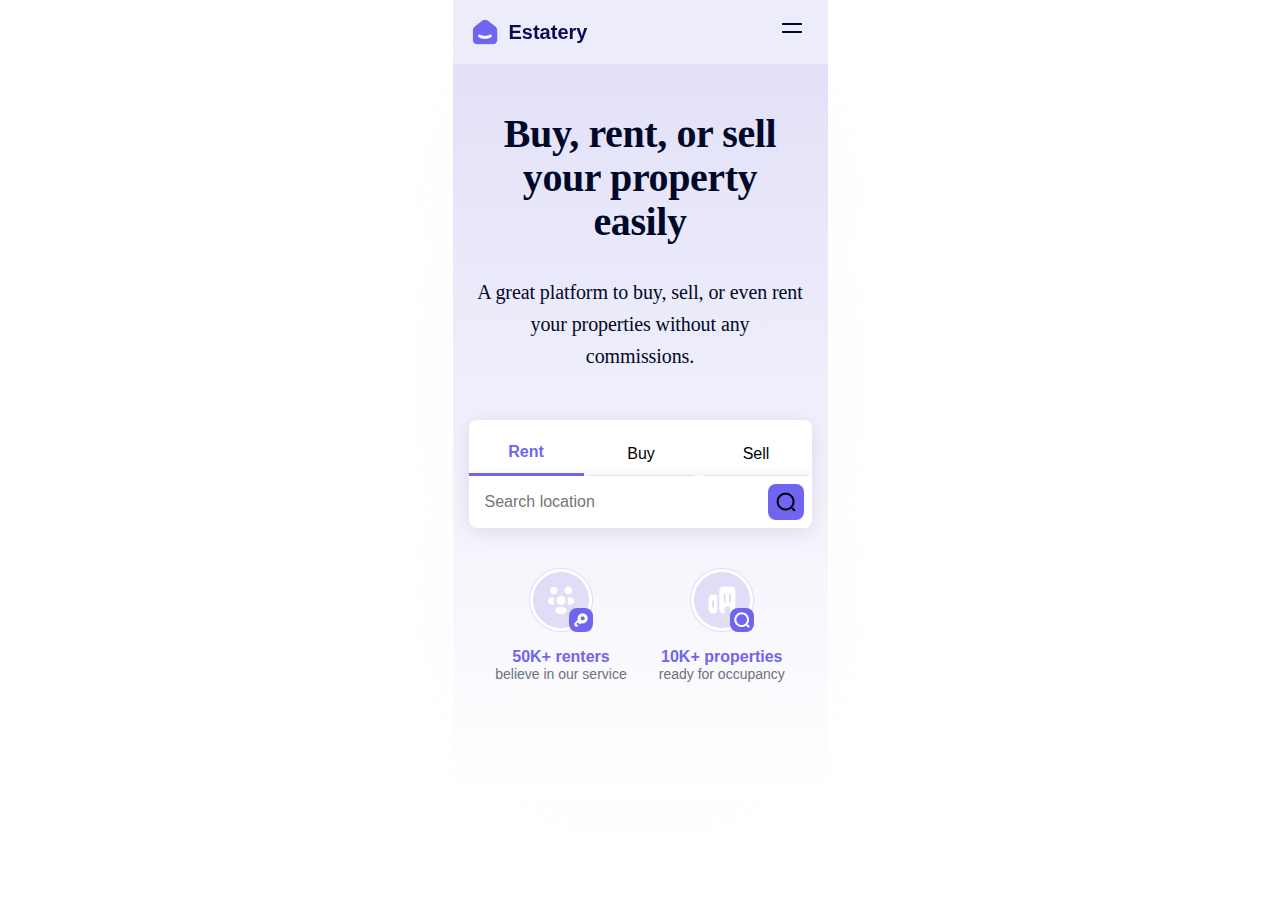
<file: index.html>
<!DOCTYPE html>
<html lang="en">
  <head>
    <meta charset="UTF-8" />
    <meta name="viewport" content="width=device-width, initial-scale=1.0" />
    <link rel="stylesheet" href="style.css" />
    <title>Estatery</title>
  </head>
  <body>
    <div class="container">
      <section class="hero">
        <nav class="top-nav">
          <div class="left-items">
            <div class="logotype">
              <img class="logo-icon" src="img/Frame (8).png" alt="logo" />
              <h3 class="logo-text">Estatery</h3>
            </div>
          </div>
          <div class="menu">
            <img class="menu-icon" src="./img/menu (1).png" alt="menu icon" />
          </div>
        </nav>

        <header class="headline">
          <h1 class="headline-text">Buy, rent, or sell your property easily</h1>
          <h3 class="headline-subtext">
            A great platform to buy, sell, or even rent your properties without
            any commissions.
          </h3>
        </header>

        <section class="search">
          <div class="tabs">
            <div class="rent">
              <span class="rent-text">Rent</span>
              <div class="rectangle-rent"></div>
            </div>
            <div class="buy">
              <span class="buy-text">Buy</span>
              <div class="rectangle-buy"></div>
            </div>
            <div class="sell">
              <span class="sell-text">Sell</span>
              <div class="rectangle-sell"></div>
            </div>
          </div>
          <div class="search-son">
            <input
              type="text"
              class="search-text"
              placeholder="Search location"
            />
            <button class="search-button">
              <img
                src="./img/Icon (20).png"
                alt="Search icon"
                class="icon-search"
              />
            </button>
          </div>
        </section>

        <section class="numbers">
          <article class="number-rent">
            <div class="icon1">
              <img
                src="/img/Ellipse 117.png"
                alt="Ellipse 117"
                class="icon1-img1"
              />
              <img
                src="./img/Ellipse 118.png"
                alt="Ellipse 118"
                class="icon1-img2"
              />
              <div class="icon-son1">
                <img src="./img/people.png" alt="People icon" class="people" />
              </div>
              <div class="group">
                <div class="rectangle-group"></div>
                <div class="icon-group">
                  <img src="./img/key (2).png" alt="Key icon" class="key" />
                </div>
              </div>
            </div>
            <div class="text-rent">
              <div class="number-icon__text-big">50K+ renters</div>
              <div class="number-icon__text-small">believe in our service</div>
            </div>
          </article>
          <article class="number-icon">
            <div class="icon2">
              <img
                src="./img/Ellipse 117.png"
                alt="Ellipse 117"
                class="icon2-img1"
              />
              <img
                src="img/Ellipse 118.png"
                alt="Ellipse 118"
                class="icon2-img2"
              />
              <img src="./img/Icon (18).png" alt="Icon 18" class="icon2-img3" />
              <div class="icon2-group">
                <div class="rectangle-group2"></div>
                <img
                  src="./img/Icon (19).png"
                  alt="Icon 19"
                  class="button-search"
                />
              </div>
            </div>
            <div class="text-properties">
              <div class="number-icon__text-big">10K+ properties</div>
              <div class="number-icon__text-small">ready for occupancy</div>
            </div>
          </article>
        </section>
      </section>
    </div>
  </body>
</html>
</file>
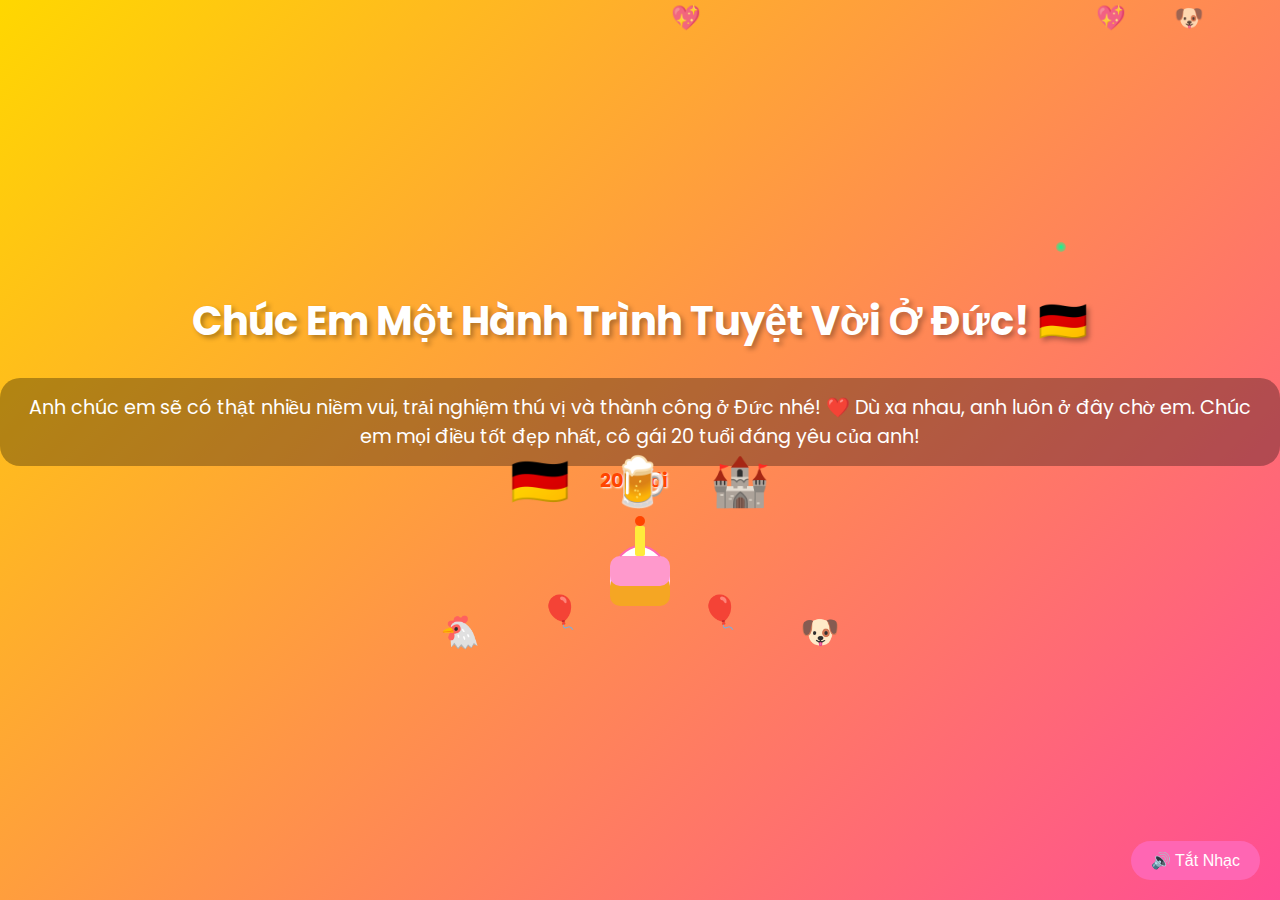
<file: birthday/index.html>
<!DOCTYPE html>
<html lang="vi">
  <head>
    <meta charset="UTF-8" />
    <meta name="viewport" content="width=device-width, initial-scale=1.0" />
    <title>Chúc Em Một Hành Trình Tuyệt Vời Ở Đức! 🇩🇪</title>
    <link rel="stylesheet" href="styles.css" />
    <link
      href="https://fonts.googleapis.com/css2?family=Poppins:wght@400;700&display=swap"
      rel="stylesheet"
    />
  </head>
  <body>
    <div class="container">
      <h1 class="title">Chúc Em Một Hành Trình Tuyệt Vời Ở Đức! 🇩🇪</h1>
      <p class="message">
        Anh chúc em sẽ có thật nhiều niềm vui, trải nghiệm thú vị và thành công
        ở Đức nhé! ❤️ Dù xa nhau, anh luôn ở đây chờ em. Chúc em mọi điều tốt
        đẹp nhất, cô gái 20 tuổi đáng yêu của anh!
      </p>
      <div class="scene">
        <!-- Bánh kem SVG -->
        <svg class="cake" width="120" height="120" viewBox="0 0 120 120">
          <!-- Lớp kem dưới -->
          <rect x="30" y="60" width="60" height="30" rx="10" fill="#ffccff" />
          <!-- Lớp bánh -->
          <rect x="30" y="70" width="60" height="30" rx="10" fill="#f5a623" />
          <!-- Lớp kem trên -->
          <rect x="30" y="50" width="60" height="30" rx="10" fill="#ff99cc" />
          <!-- Kem trang trí trên cùng -->
          <path
            d="M40,50 Q60,30 80,50"
            fill="#fff"
            stroke="#ff66b3"
            stroke-width="2"
          />
          <!-- Nến -->
          <rect
            class="candle"
            x="55"
            y="20"
            width="10"
            height="30"
            rx="2"
            fill="#ffeb3b"
          />
          <circle class="flame" cx="60" cy="15" r="5" fill="#ff4500" />
        </svg>
        <!-- Câu "20 tuổi" -->
        <div class="age-label">20 tuổi</div>
        <div class="flag">🇩🇪</div>
        <div class="beer">🍺</div>
        <div class="castle">🏰</div>
        <div class="chicken left">🐔</div>
        <div class="dog right">🐶</div>
        <div class="balloon balloon1">🎈</div>
        <div class="balloon balloon2">🎈</div>
      </div>
    </div>

    <!-- Hiệu ứng rơi xuống -->
    <div class="falling-items"></div>

    <!-- Hiệu ứng pháo hoa -->
    <div class="fireworks"></div>

    <!-- Nhúng video YouTube ẩn -->
    <iframe
      id="birthdayMusic"
      style="display: none"
      src="https://www.youtube.com/embed/Wu8NeFXaoOc?autoplay=1&loop=1&playlist=Wu8NeFXaoOc"
      frameborder="0"
      allow="autoplay; encrypted-media"
    ></iframe>

    <!-- Nút bật/tắt nhạc -->
    <div class="music-control">
      <button id="toggleMusic" onclick="toggleMusic()">🔊 Tắt Nhạc</button>
    </div>

    <script src="script.js"></script>
  </body>
</html>
</file>
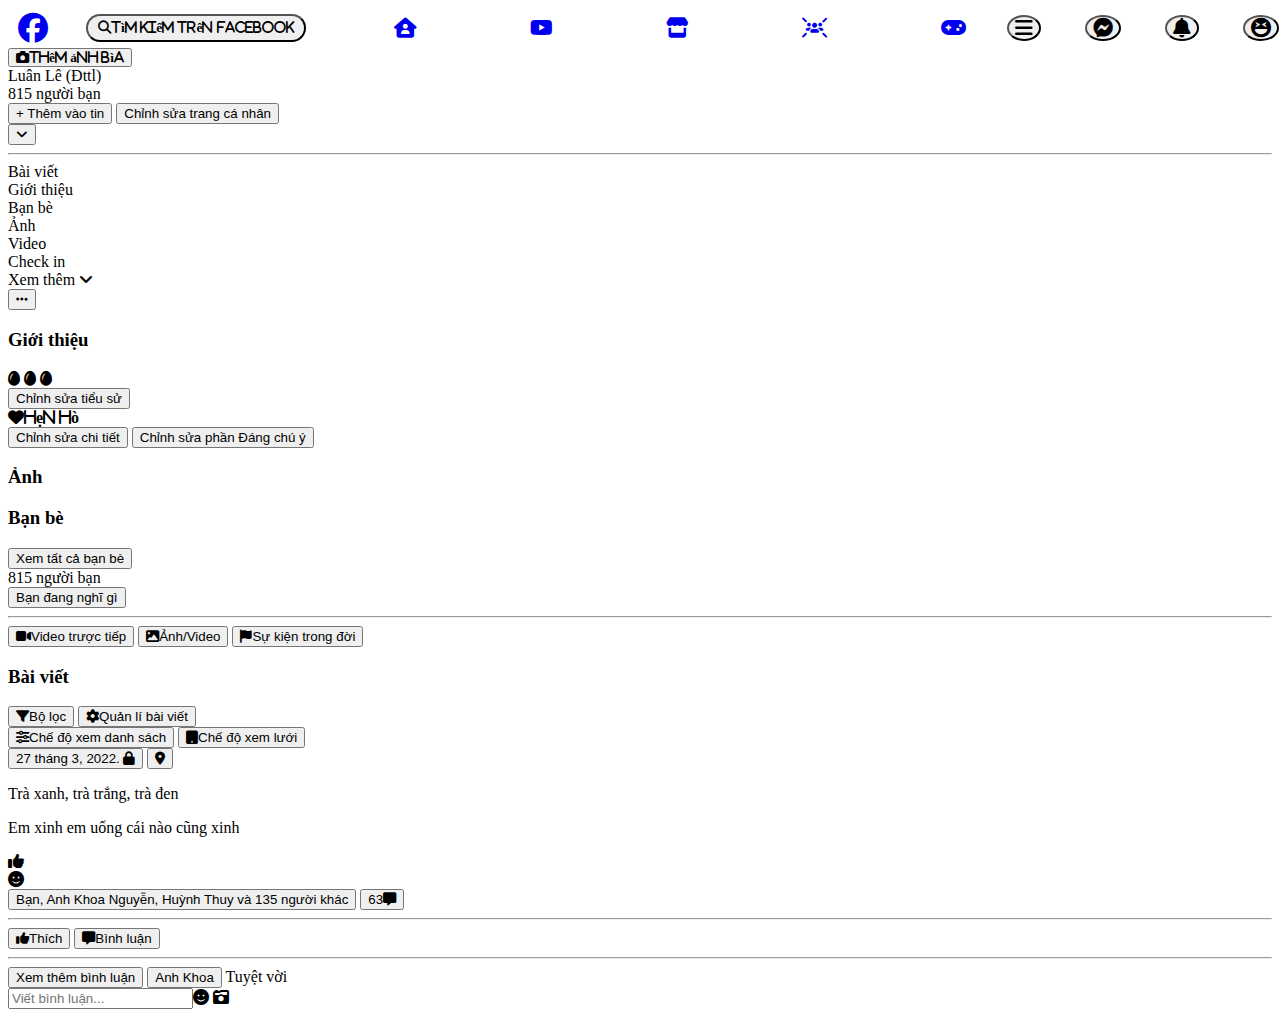
<file: Introduction/index.html>
<!DOCTYPE html>
<html lang="en">
  <head>
    <meta charset="UTF-8" />
    <meta name="viewport" content="width=device-width, initial-scale=1.0" />
    <link
      rel="stylesheet"
      href="https://cdnjs.cloudflare.com/ajax/libs/font-awesome/6.7.2/css/all.min.css"
      integrity="sha512-Evv84Mr4kqVGRNSgIGL/F/aIDqQb7xQ2vcrdIwxfjThSH8CSR7PBEakCr51Ck+w+/U6swU2Im1vVX0SVk9ABhg=="
      crossorigin="anonymous"
      referrerpolicy="no-referrer"
    />
    <link rel="stylesheet" href="style.css" />
    <title>Document</title>
  </head>
  <body>
    <nav class="khuc-tren">
      <nav class="thanh-dieu-huong">
        <a href="https://www.facebook.com/" target="_blank"
          ><i class="fa-brands fa-facebook"></i
        ></a>
        <button class="fas fa-search">Tìm kiếm trên Facebook</button>
        <a href="https://www.facebook.com/" target="_blank"
          ><i class="fa-solid fa-house-user"></i
        ></a>
        <a href="https://www.facebook.com/watch/?ref=tab" target="_blank"
          ><i class="fa-brands fa-youtube"></i
        ></a>
        <a
          href="https://www.facebook.com/marketplace/?ref=app_tab"
          target="_blank"
          ><i class="fa-solid fa-store"></i
        ></a>
        <a href="https://www.facebook.com/groups/feed/" target="_blank"
          ><i class="fa-solid fa-users-rays"></i
        ></a>
        <a
          href="https://www.facebook.com/gaming/play/?store_visit_source=gaming_tab"
          target="_blank"
          ><i class="fa-solid fa-gamepad"></i
        ></a>
        <button class="fa-solid fa-bars"></button>
        <button class="fa-brands fa-facebook-messenger"></button>
        <button class="fa-solid fa-bell"></button>
        <button class="fa-solid fa-face-laugh-squint"></button>
      </nav>
      <div class="bonus-image">
        <button class="fa-solid fa-camera">Thêm ảnh bìa</button>
      </div>

      <div class="phan-ten">
        <!-- <div class="anh"><img src="./img/anhfb.jpg" alt="" /></div> -->
        <div class="ten">Luân Lê (Đttl)</div>
        <div>815 người bạn</div>
        <!-- <div class="anh"><img src="./img/anhfb.jpg" alt="" /></div>
        <div class="anh"><img src="./img/anhfb.jpg" alt="" /></div>
        <div class="anh"><img src="./img/anhfb.jpg" alt="" /></div>
        <div class="anh"><img src="./img/anhfb.jpg" alt="" /></div>
        <div class="anh"><img src="./img/anhfb.jpg" alt="" /></div>
        <div class="anh"><img src="./img/anhfb.jpg" alt="" /></div>
        <div class="anh"><img src="./img/anhfb.jpg" alt="" /></div>
        <div class="anh"><img src="./img/anhfb.jpg" alt="" /></div> -->
        <button class="them-vao-tin">+ Thêm vào tin</button>
        <button class="chinh-sua">Chỉnh sửa trang cá nhân</button><br />
        <button class="down"><i class="fa-solid fa-angle-down"></i></button>
      </div>
      <hr />

      <div class="chuc-nang">
        <div>Bài viết</div>
        <div>Giới thiệu</div>
        <div>Bạn bè</div>
        <div>Ảnh</div>
        <div>Video</div>
        <div>Check in</div>
        <div>Xem thêm <i class="fa-solid fa-angle-down"></i></div>
        <button><i class="fa-solid fa-ellipsis"></i></button>
      </div>
    </nav>

    <div class="Gioi-thieu">
      <h3>Giới thiệu</h3>
      <i class="fa-solid fa-egg"></i>
      <i class="fa-solid fa-egg"></i>
      <i class="fa-solid fa-egg"></i><br />
      <button class="tieu-su">Chỉnh sửa tiểu sử</button><br />
      <i class="fa-solid fa-heart">Hẹn hò</i><br />
      <button class="chi-tiet">Chỉnh sửa chi tiết</button>
      <!-- <button class="anh"><img src="./img/anhfb.jpg" alt="" /></button> -->
      <!-- <button class="anh"><img src="./img/anhfb.jpg" alt="" /></button> -->
      <button class="chu-y">Chỉnh sửa phần Đáng chú ý</button>
    </div>

    <div class="anh-da-dang">
      <h3>Ảnh</h3>
      <!-- <button>Xem tất cả ảnh</button>
      <button class="anh-nho"><img src="./img/anhfb.jpg" alt="" /></button" alt=""></button>
      <button class="anh-nho"><img src="./img/anhfb.jpg" alt="" /></button" alt=""></button>
      <button class="anh-nho"><img src="./img/anhfb.jpg" alt="" /></button" alt=""></button>
      <button class="anh-nho"><img src="./img/anhfb.jpg" alt="" /></button" alt=""></button>
      <button class="anh-nho"><img src="./img/anhfb.jpg" alt="" /></button" alt=""></button>
      <button class="anh-nho"><img src="./img/anhfb.jpg" alt="" /></button" alt=""></button> -->
    </div>

    <div class="friend">
      <h3>Bạn bè</h3>
      <button>Xem tất cả bạn bè</button>
      <div>815 người bạn</div>
      <!-- <button class="anh-dai-dien">
        <img src="./img/images.jpg" alt="" /> <br />LuanLe
      </button>
      <button class="anh-dai-dien">
        <img src="./img/images.jpg" alt="" /> <br />LuanLe
      </button>
      <button class="anh-dai-dien">
        <img src="./img/images.jpg" alt="" /> <br />LuanLe
      </button>
      <button class="anh-dai-dien">
        <img src="./img/images.jpg" alt="" /> <br />LuanLe
      </button>
      <button class="anh-dai-dien">
        <img src="./img/images.jpg" alt="" /> <br />LuanLe
      </button>
      <button class="anh-dai-dien">
        <img src="./img/images.jpg" alt="" /> <br />LuanLe
      </button>
      <button class="anh-dai-dien">
        <img src="./img/images.jpg" alt="" /> <br />LuanLe
      </button>
      <button class="anh-dai-dien">
        <img src="./img/images.jpg" alt="" /> <br />LuanLe
      </button>
      <button class="anh-dai-dien">
        <img src="./img/images.jpg" alt="" /> <br />LuanLe
      </button> -->
    </div>

    <div class="chuc-nang">
      <!-- <button class="anh"><img src="./img/anhfb.jpg" alt="" /></button> -->
      <button><div>Bạn đang nghĩ gì</div></button>
      <hr />
      <button><i class="fa-solid fa-video"></i>Video trược tiếp</button>
      <button><i class="fa-solid fa-image"></i>Ảnh/Video</button>
      <button><i class="fa-solid fa-flag"></i>Sự kiện trong đời</button>
    </div>

    <div class="che-do">
      <h3>Bài viết</h3>
      <button><i class="fa-solid fa-filter"></i>Bộ lọc</button>
      <button><i class="fa-solid fa-gear"></i>Quản lí bài viết</button> <br />
      <button><i class="fa-solid fa-sliders"></i>Chế độ xem danh sách</button>
      <button><i class="fa-solid fa-tablet-button"></i>Chế độ xem lưới</button>
    </div>

    <div class="phan-dang">
      <!-- <button><img src="img/anhfb.jpg" alt="" />Luân Lê</button> -->
      <button class="thang-ngay">
        27 tháng 3, 2022. <i class="fa-solid fa-lock"></i>
      </button>
      <button class="ba-cham"><i class="fa-solid fa-location-dot"></i></button>
      <p>Trà xanh, trà trắng, trà đen</p>
      <p>Em xinh em uống cái nào cũng xinh</p>
      <!-- <button><img src="./img/anhdang.jpg" alt="" /></button> -->
      <div><i class="fa-solid fa-thumbs-up"></i></div>
      <div><i class="fa-solid fa-face-smile"></i></div>
      <button class="hien-thi-cam-xuc">
        Bạn, Anh Khoa Nguyễn, Huỳnh Thuy và 135 người khác
      </button>
      <button>63<i class="fa-solid fa-message"></i></button>
      <hr />
      <button class="thich-anh">
        <i class="fa-solid fa-thumbs-up"></i>Thích
      </button>
      <button><i class="fa-solid fa-message"></i>Bình luận</button>
      <hr />
      <button>Xem thêm bình luận</button>
      <!-- <button class="anh-khach"><img src="./img/images.jpg" alt="" /></button> -->
      <button class="ten-khach">Anh Khoa</button>
      <span>Tuyệt vời</span>

      <div class="tra-loi">
        <!-- <button><img src="./img/anhfb.jpg" alt="" /></button> -->
        <div class="bluan">
          <input type="text" placeholder="Viết bình luận..." /><i
            class="fa-solid fa-face-smile"
          ></i>
          <i class="fa-solid fa-camera-retro"></i>
        </div>
      </div>
    </div>
  </body>
</html>
</file>
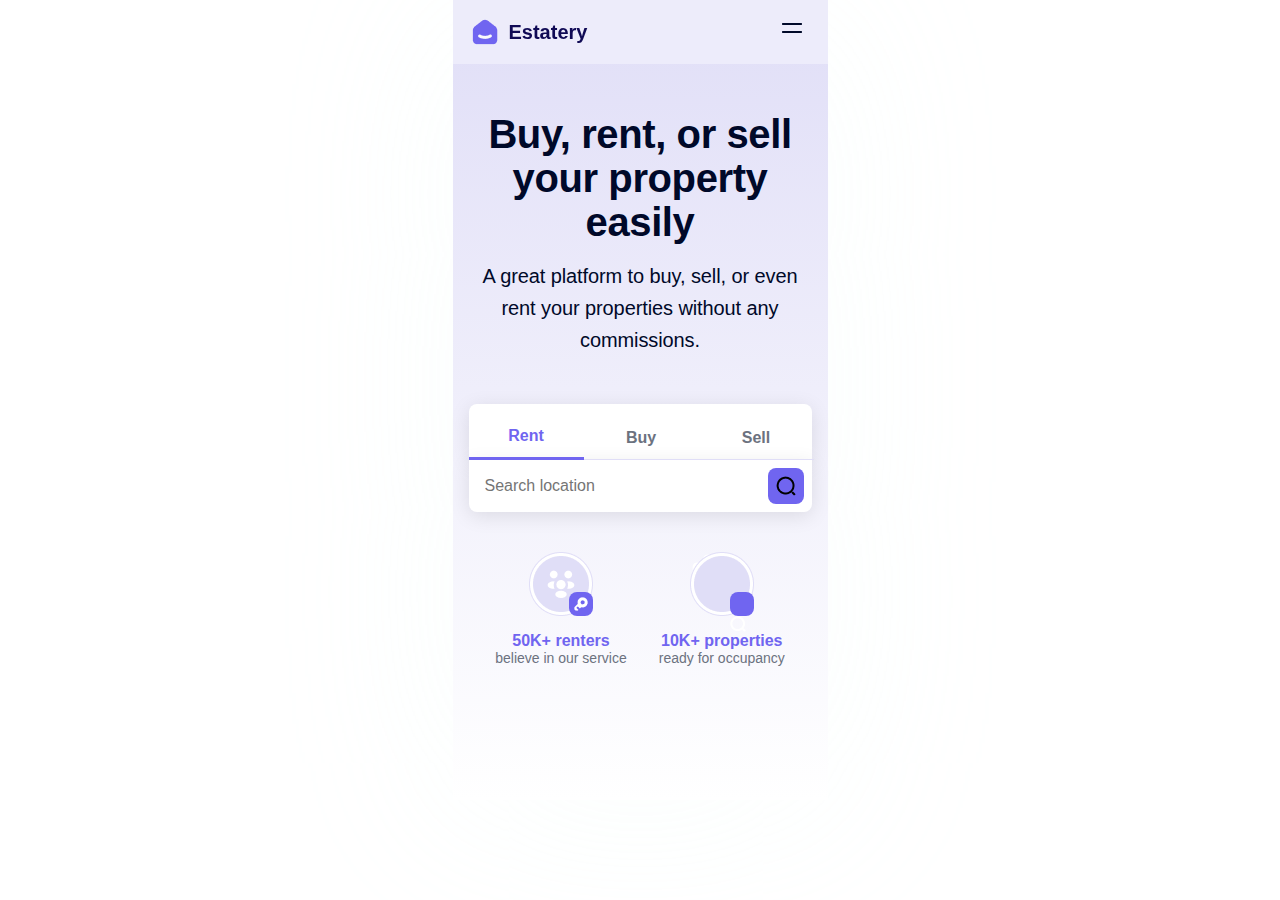
<file: header.html>
<!DOCTYPE html>
<html lang="en">
  <head>
    <meta charset="UTF-8" />
    <meta name="viewport" content="width=device-width, initial-scale=1.0" />
    <link rel="stylesheet" href="header.css" />
    <title>Document</title>
  </head>
  <body>
    <div class="container">
      <section class="hero-section">
        <nav class="navbar">
          <div class="navbar-left">
            <div class="logo">
              <img class="logo-icon" src="img/Frame (8).png" alt="Logo Icon" />
              <h3 class="logo-text">Estatery</h3>
            </div>
          </div>
          <div class="menu">
            <img class="menu-icon" src="img/menu (1).png" alt="Menu Icon" />
          </div>
        </nav>

        <header class="hero-header">
          <h1 class="hero-title">Buy, rent, or sell your property easily</h1>
          <h3 class="hero-subtitle">
            A great platform to buy, sell, or even rent your properties without
            any commissions.
          </h3>
        </header>

        <section class="search-bar">
          <div class="search-container">
            <div class="search-tabs">
              <div class="tab tab-rent active">
                <span class="tab-text">Rent</span>
                <div class="tab-indicator tab-indicator-rent"></div>
              </div>
              <div class="tab tab-buy">
                <span class="tab-text">Buy</span>
                <div class="tab-indicator tab-indicator-buy"></div>
              </div>
              <div class="tab tab-sell">
                <span class="tab-text">Sell</span>
                <div class="tab-indicator tab-indicator-sell"></div>
              </div>
            </div>
            <div class="search-input-wrapper">
              <input
                type="text"
                class="search-input"
                placeholder="Search location"
              />
              <button class="search-btn">
                <img
                  src="img/Icon (20).png"
                  alt="Search Icon"
                  class="search-btn-icon"
                />
              </button>
            </div>
          </div>
        </section>

        <section class="stats">
          <article class="stat stat-renters">
            <div class="stat-icon">
              <img
                src="img/Ellipse 117.png"
                alt="Ellipse Background"
                class="stat-icon-bg"
              />
              <img
                src="img/Ellipse 118.png"
                alt="Ellipse Foreground"
                class="stat-icon-fg"
              />
              <div class="stat-icon-content">
                <img
                  src="img/people.png"
                  alt="People Icon"
                  class="stat-icon-img"
                />
              </div>
              <div class="stat-icon-decor">
                <div class="stat-icon-decor-rect"></div>
                <div class="stat-icon-decor-img">
                  <img
                    src="img/key (2).png"
                    alt="Key Icon"
                    class="stat-decor-key"
                  />
                </div>
              </div>
            </div>
            <div class="stat-text">
              <div class="stat-value">50K+ renters</div>
              <div class="stat-description">believe in our service</div>
            </div>
          </article>

          <article class="stat stat-properties">
            <div class="stat-icon">
              <img
                src="img/Ellipse 117.png"
                alt="Ellipse Background"
                class="stat-icon-bg"
              />
              <img
                src="img/Ellipse 118.png"
                alt="Ellipse Foreground"
                class="stat-icon-fg"
              />
              <img
                src="img/Icon (18).png"
                alt="Document Icon"
                class="stat-icon-img"
              />
              <div class="stat-icon-decor">
                <div class="stat-icon-decor-rect"></div>
                <img
                  src="img/Icon (19).png"
                  alt="Magnify Icon"
                  class="stat-decor-search"
                />
              </div>
            </div>
            <div class="stat-text">
              <div class="stat-value">10K+ properties</div>
              <div class="stat-description">ready for occupancy</div>
            </div>
          </article>
        </section>
      </section>
    </div>
  </body>
</html>
</file>
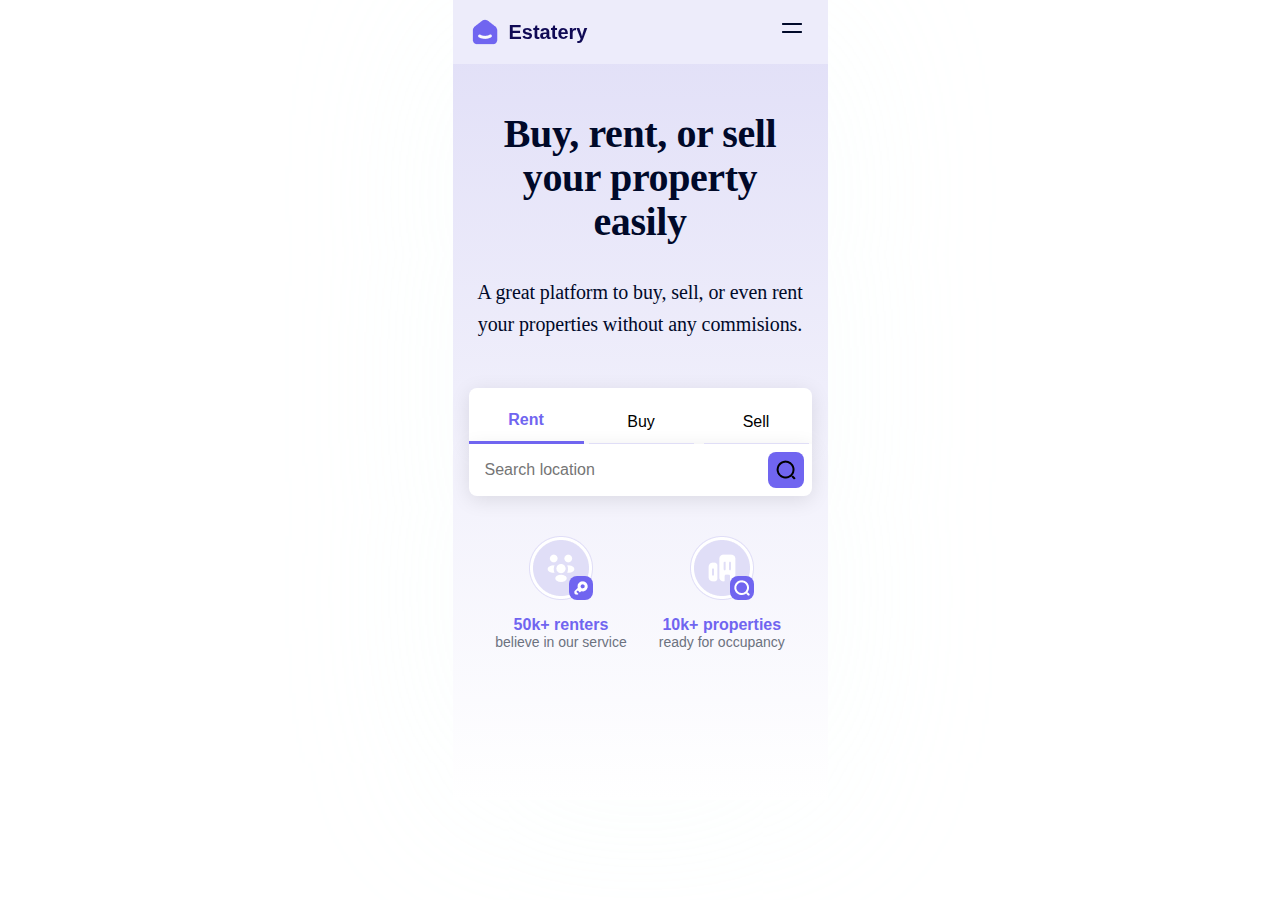
<file: index2.html>
<!DOCTYPE html>
<html lang="en">
  <head>
    <meta charset="UTF-8" />
    <meta name="viewport" content="width=device-width, initial-scale=1.0" />
    <link rel="stylesheet" href="style.css" />
    <title>Estatery</title>
  </head>
  <body>
    <div class="container">
      <div class="hero">
        <!-- Top Navigation -->
        <nav class="top-nav">
          <div class="left-items">
            <div class="logotype">
              <img class="logo-icon" src="img/Frame (8).png" alt="logo" />
              <h3 class="logo-text">Estatery</h3>
            </div>
          </div>
          <div class="menu">
            <img class="menu-icon" src="./img/menu (1).png" alt="menu icon" />
          </div>
        </nav>

        <!-- Headline -->
        <div class="headline">
          <h1 class="headline-text">Buy, rent, or sell your property easily</h1>
          <h3 class="headline-subtext">
            A great platform to buy, sell, or even rent your properties without
            any commisions.
          </h3>
        </div>

        <!-- Search Section -->
        <div class="search">
          <div class="tabs">
            <div class="rent">
              <span class="rent-text">Rent</span>
              <div class="rectangle-rent"></div>
            </div>
            <div class="buy">
              <span class="buy-text">Buy</span>
              <div class="rectangle-buy"></div>
            </div>
            <div class="sell">
              <span class="sell-text">Sell</span>
              <div class="rectangle-sell"></div>
            </div>
          </div>
          <div class="search-son">
            <input
              type="text"
              class="search-text"
              placeholder="Search location"
            />
            <button class="search-button">
              <img
                src="./img/Icon (20).png"
                alt="Search icon"
                class="icon-search"
              />
            </button>
          </div>
        </div>

        <!-- Numbers Section -->
        <div class="numbers">
          <div class="number-rent">
            <div class="icon1">
              <img
                src="/img/Ellipse 117.png"
                alt="Ellipse 117"
                class="icon1-img1"
              />
              <img
                src="./img/Ellipse 118.png"
                alt="Ellipse 118"
                class="icon1-img2"
              />
              <div class="icon-son1">
                <img src="./img/people.png" alt="People icon" class="people" />
              </div>
              <div class="group">
                <div class="rectangle-group"></div>
                <div class="icon-group">
                  <img src="./img/key (2).png" alt="Key icon" class="key" />
                </div>
              </div>
            </div>
            <div class="text-rent">
              <div class="number-icon__text-big">50k+ renters</div>
              <div class="number-icon__text-small">believe in our service</div>
            </div>
          </div>
          <div class="number-icon">
            <div class="icon2">
              <img
                src="./img/Ellipse 117.png"
                alt="Ellipse 117"
                class="icon2-img1"
              />
              <img
                src="img/Ellipse 118.png"
                alt="Ellipse 118"
                class="icon2-img2"
              />
              <img src="./img/Icon (18).png" alt="Icon 18" class="icon2-img3" />
              <div class="icon2-group">
                <div class="rectangle-group2"></div>
                <img
                  src="./img/Icon (19).png"
                  alt="Icon 19"
                  class="button-search"
                />
              </div>
            </div>
            <div class="text-properties">
              <div class="number-icon__text-big">10k+ properties</div>
              <div class="number-icon__text-small">ready for occupancy</div>
            </div>
          </div>
        </div>
      </div>
    </div>
  </body>
</html>
</file>
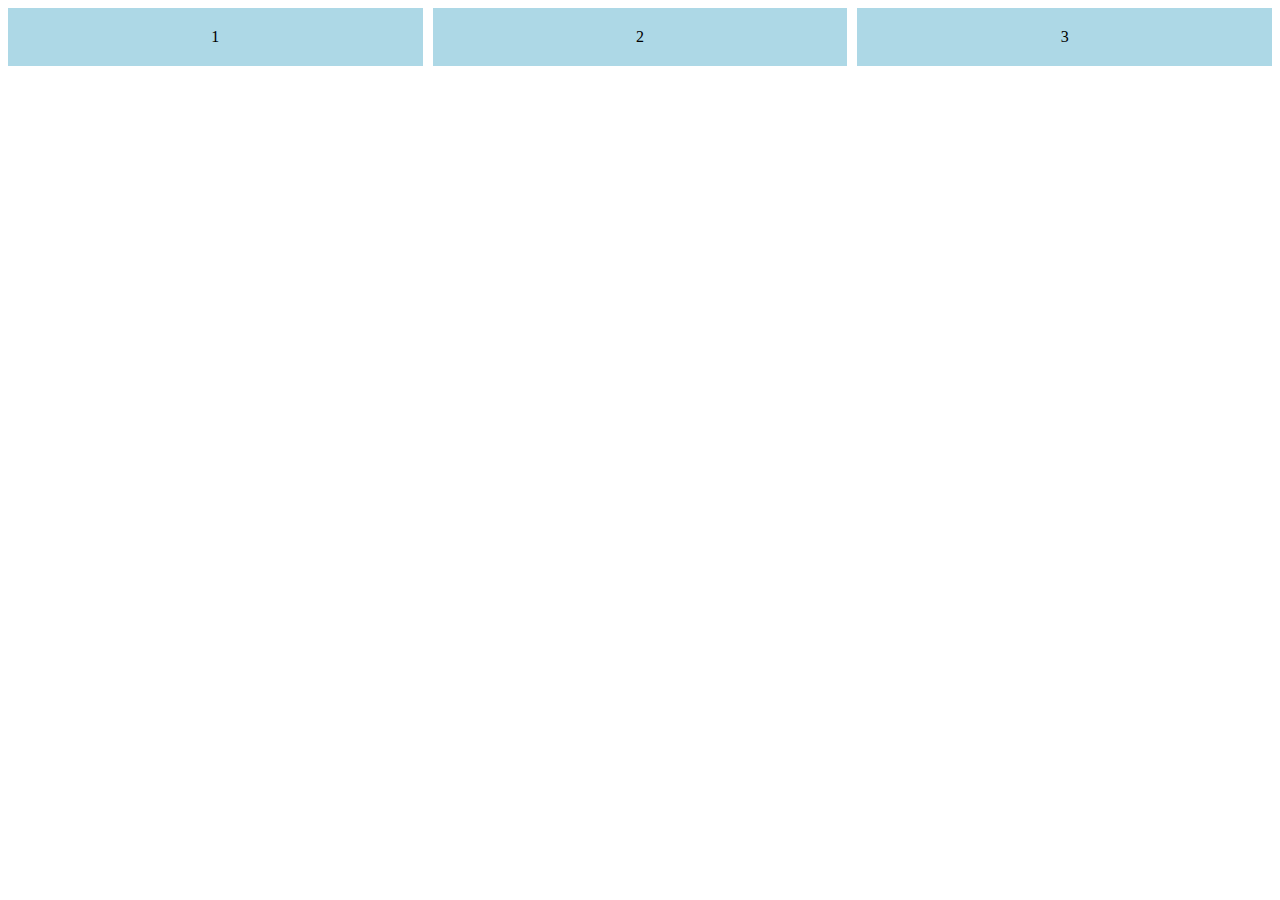
<file: test.html>
<!DOCTYPE html>
<html lang="en">
  <head>
    <meta charset="UTF-8" />
    <meta name="viewport" content="width=device-width, initial-scale=1.0" />
    <title>Responsive Grid</title>
    <style>
      .container {
        display: grid;
        grid-template-columns: repeat(auto-fit, minmax(150px, 1fr));
        gap: 10px;
      }
      .item {
        background: lightblue;
        padding: 20px;
        text-align: center;
      }
      img {
        max-width: 100%;
        height: auto;
      }
    </style>
  </head>
  <body>
    <div class="container">
      <div class="item">1</div>
      <div class="item">2</div>
      <div class="item">3</div>
    </div>
  </body>
</html>
</file>
<file: style.css>
:root {
    --main-color-primary: #7065f0;
    --main-color-white: #fff;
    --main-color-black: #000929;
    --shades-of-purple: #e0def7;
    --font-family: "Plus Jakarta Sans", Arial, sans-serif;
    --gap-large: 32px;
    --gap-small: 16px;
}

* {
    margin: 0;
    padding: 0;
    box-sizing: border-box;
}

body {
    font-family: var(--font-family);
    background-color: var(--main-color-white);
}

.container {
    display: flex;
    width: 375px;
    flex-direction: column;
    justify-content: center;
    align-items: center;
    background: var(--Main-Color-White, #FFF);
    margin: 0 auto;
}

.hero {
    width: 375px;
    height: 800px;
    background: linear-gradient(180deg, #E0DEF7 0%, rgba(224, 222, 247, 0.00) 100%);
    box-shadow: 0px 4px 200px 0px rgba(232, 249, 247, 0.20);
    display: flex;
    flex-direction: column;
    align-items: center;
}

.top-nav {
    display: flex;
    justify-content: space-between;
    align-items: center;
    padding: 16px;
    width: 100%;
    background: rgba(255, 255, 255, 0.40);
    backdrop-filter: blur(40px);
}

.left-items {
    display: flex;
    align-items: center;
}

.logotype {
    display: flex;
    align-items: center;
    gap: 8px;
}

.logo-text {
    font-size: 20px;
    font-weight: 700;
    color: #100a55;
}

.logo-icon {
    width: 32px;
    height: 32px;
}

.menu-icon {
    width: 24px;
    height: 24px;
    cursor: pointer;
}

.menu {
    width: 32px;
    height: 32px;
}

.headline {
    display: inline-flex;
    flex-direction: column;
    align-items: flex-start;
    gap: 32px;
    margin-left: 24px;
    margin-right: 24px;
    margin-top: 48px;
}

.headline-text {
    width: 327px;
    color: var(--main-color-black);
    text-align: center;
    font-family: "Plus Jakarta Sans";
    font-size: 40px;
    font-style: normal;
    font-weight: 700;
    line-height: 110%;
    letter-spacing: -0.4px;
}

.headline-subtext {
    color: var(--Main-Color-Black, #000929);
    text-align: center;
    font-family: "Plus Jakarta Sans";
    font-size: 20px;
    font-style: normal;
    font-weight: 400;
    line-height: 160%;
    letter-spacing: -0.1px;
}

.tabs {
    display: flex;
    justify-content: space-between;
    background: #fff;
    border-radius: 8px 8px 0 0;
    box-shadow: 0px 4px 20px rgba(0, 0, 0, 0.1);
}

.rent,
.buy,
.sell {
    display: flex;
    width: 115px;
    height: 56px;
    padding-top: 15px;
    flex-direction: column;
    justify-content: flex-end;
    align-items: center;
    gap: 12px;
    flex-shrink: 0;
}

.rent-text {
    color: #7065f0;
    font-weight: 700;
}

.rectangle-rent {
    width: 115px;
    height: 3px;
    flex-shrink: 0;
    background: var(--main-color-primary);
}

.rectangle-buy,
.rectangle-sell {
    width: 105px;
    height: 1px;
    flex-shrink: 0;
    background: var(--shades-of-purple);
}

.search {
    width: 343px;
    margin: 0 auto;
    margin-top: 48px;
}

.search-son {
    display: flex;
    align-items: center;
    justify-content: space-between;
    background: #fff;
    border-radius: 0 0 8px 8px;
    padding: 8px;
    box-shadow: 0px 4px 20px rgba(0, 0, 0, 0.1);
}

.search-text {
    flex: 1;
    border: none;
    outline: none;
    font-size: 16px;
    color: #6c727f;
    padding: 8px;
}

.search-button {
    background: #7065f0;
    border: none;
    border-radius: 8px;
    padding: 8px;
    cursor: pointer;
    display: flex;
    align-items: center;
    justify-content: center;
}

.icon-search {
    width: 20px;
    height: 20px;
    filter: invert(1);
}

.numbers {
    display: flex;
    align-items: center;
    justify-content: flex-start;
    gap: var(--gap-large);
    margin-top: 40px;
    margin-left: 0;
    padding-left: 0;
}

.number-rent,
.number-icon {
    display: flex;
    flex-direction: column;
    align-items: center;
    gap: var(--gap-small);
}

.icon1,
.icon2 {
    width: 64px;
    height: 64px;
    position: relative;
}

.icon1-img1,
.icon2-img1 {
    width: 64px;
    height: 64px;
    fill: var(--Main-Color-White, #FFF);
    stroke-width: 1px;
    stroke: var(--Shades-of-Purple-Purple-92, #E0DEF7);
    position: absolute;
    top: 0;
    left: 0;
}

.icon1-img2,
.icon2-img2 {
    width: 56px;
    height: 56px;
    fill: var(--Shades-of-Purple-Purple-92, #E0DEF7);
    position: absolute;
    top: 4px;
    left: 4px;
}

.icon-son1 {
    display: flex;
    width: 32px;
    height: 32px;
    justify-content: center;
    align-items: center;
    position: absolute;
    top: 16px;
    left: 16px;
}

.people {
    width: 32px;
    height: 32px;
}

.group,
.icon2-group {
    width: 24px;
    height: 24px;
    position: absolute;
    bottom: 0;
    right: 0;
}

.rectangle-group,
.rectangle-group2 {
    width: 24px;
    height: 24px;
    border-radius: 8px;
    background: var(--Main-Color-Primary, #7065f0);
}

.icon-group {
    display: flex;
    width: 16px;
    height: 16px;
    justify-content: center;
    align-items: center;
    position: absolute;
    top: 4px;
    left: 4px;
}

.key {
    width: 16px;
    height: 16px;
}

.icon2-img3 {
    width: 32px;
    height: 32px;
    position: absolute;
    top: 16px;
    left: 16px;
}

.button-search {
    width: 16px;
    height: 16px;
    position: absolute;
    top: 4px;
    left: 4px;
}

.text-rent,
.text-properties {
    text-align: center;
}

.number-icon__text-big {
    font-size: 16px;
    font-weight: 700;
    color: #7065f0;
}

.number-icon__text-small {
    font-size: 14px;
    font-weight: 400;
    color: #6c727f;
}
</file>
<file: birthday/styles.css>
body {
    margin: 0;
    padding: 0;
    height: 100vh;
    display: flex;
    justify-content: center;
    align-items: center;
    background: linear-gradient(135deg, #ffd700, #ff4d94);
    font-family: 'Poppins', sans-serif;
    overflow: hidden;
    position: relative;
}

.container {
    text-align: center;
    z-index: 1;
}

.title {
    color: #fff;
    font-size: 2.5em;
    font-weight: 700;
    text-shadow: 3px 3px 5px rgba(0, 0, 0, 0.3);
    animation: glow 2s ease-in-out infinite;
}

.message {
    color: #fff;
    font-size: 1.2em;
    background: rgba(0, 0, 0, 0.3);
    padding: 15px 25px;
    border-radius: 20px;
    margin: 20px 0;
    animation: fadeIn 2s ease-in-out;
}

.scene {
    position: relative;
    width: 300px;
    height: 150px;
    margin: 0 auto;
}

.cake {
    position: absolute;
    left: 90px;
    top: 20px;
    animation: bounce 1.5s infinite;
}

.candle {
    animation: candleGlow 1s infinite;
}

.flame {
    animation: flicker 0.5s infinite;
}

.age-label {
    position: absolute;
    top: -20px;
    left: 110px;
    color: #ff4500;
    font-size: 1.2em;
    font-weight: 700;
    text-shadow: 1px 1px 2px #fff;
    animation: glowText 2s infinite;
}

.flag,
.beer,
.castle {
    font-size: 3em;
    position: absolute;
    top: -40px;
    animation: bounce 1.5s infinite;
}

.flag {
    left: 20px;
}

.beer {
    left: 120px;
}

.castle {
    right: 20px;
}

.chicken,
.dog {
    font-size: 2em;
    position: absolute;
    bottom: -20px;
    animation: dance 1.5s infinite;
}

.chicken.left {
    left: -50px;
    animation-delay: 0.2s;
}

.dog.right {
    right: -50px;
    animation-delay: 0.4s;
}

/* Bóng bay bay lên */
.balloon {
    font-size: 2em;
    position: absolute;
    bottom: 0;
    animation: float 6s infinite ease-in-out;
}

.balloon1 {
    left: 50px;
    animation-delay: 0s;
}

.balloon2 {
    right: 50px;
    animation-delay: 2s;
}

/* Hiệu ứng rơi xuống */
.falling-items {
    position: absolute;
    top: 0;
    left: 0;
    width: 100%;
    height: 100%;
    pointer-events: none;
    overflow: hidden;
}

.falling-items div {
    position: absolute;
    font-size: 1.5em;
    opacity: 0.8;
    animation: fall linear infinite;
}

/* Hiệu ứng pháo hoa */
.fireworks {
    position: absolute;
    width: 100%;
    height: 100%;
    pointer-events: none;
}

.fireworks div {
    position: absolute;
    width: 10px;
    height: 10px;
    background: radial-gradient(circle, #ffeb3b, transparent);
    border-radius: 50%;
    animation: explode 1.5s infinite;
}

/* Nút bật/tắt nhạc */
.music-control {
    position: fixed;
    bottom: 20px;
    right: 20px;
    z-index: 10;
}

#toggleMusic {
    padding: 10px 20px;
    background: #ff66b3;
    color: #fff;
    border: none;
    border-radius: 20px;
    cursor: pointer;
    font-size: 1em;
    transition: background 0.3s;
}

#toggleMusic:hover {
    background: #ff4d94;
}

/* Hiệu ứng phát sáng cho tiêu đề */
@keyframes glow {

    0%,
    100% {
        text-shadow: 0 0 10px #ff66b3, 0 0 20px #ff66b3;
    }

    50% {
        text-shadow: 0 0 20px #ff66b3, 0 0 30px #ff66b3;
    }
}

/* Hiệu ứng phát sáng cho chữ "20 tuổi" */
@keyframes glowText {

    0%,
    100% {
        text-shadow: 0 0 5px #ff4500, 0 0 10px #ff4500;
    }

    50% {
        text-shadow: 0 0 10px #ff4500, 0 0 15px #ff4500;
    }
}

/* Hiệu ứng xuất hiện cho thông điệp */
@keyframes fadeIn {
    0% {
        opacity: 0;
        transform: translateY(20px);
    }

    100% {
        opacity: 1;
        transform: translateY(0);
    }
}

/* Hiệu ứng nảy */
@keyframes bounce {

    0%,
    100% {
        transform: translateY(0);
    }

    50% {
        transform: translateY(-20px);
    }
}

/* Hiệu ứng nhảy múa của gà và chó */
@keyframes dance {

    0%,
    100% {
        transform: translateY(0) rotate(0deg);
    }

    25% {
        transform: translateY(-15px) rotate(5deg);
    }

    50% {
        transform: translateY(0) rotate(0deg);
    }

    75% {
        transform: translateY(-15px) rotate(-5deg);
    }
}

/* Hiệu ứng bay của bóng bay */
@keyframes float {
    0% {
        transform: translateY(0);
        opacity: 1;
    }

    100% {
        transform: translateY(-100vh) translateX(20px);
        opacity: 0;
    }
}

/* Hiệu ứng rơi */
@keyframes fall {
    0% {
        transform: translateY(-100px) rotate(0deg);
        opacity: 0.8;
    }

    100% {
        transform: translateY(100vh) rotate(360deg);
        opacity: 0;
    }
}

/* Hiệu ứng pháo hoa */
@keyframes explode {
    0% {
        transform: scale(0);
        opacity: 1;
    }

    70% {
        transform: scale(3);
        opacity: 0.8;
    }

    100% {
        transform: scale(0);
        opacity: 0;
    }
}

/* Hiệu ứng nhấp nháy của ngọn lửa nến */
@keyframes flicker {

    0%,
    100% {
        transform: scale(1);
        opacity: 1;
    }

    50% {
        transform: scale(1.2);
        opacity: 0.8;
    }
}

/* Hiệu ứng sáng của nến */
@keyframes candleGlow {

    0%,
    100% {
        fill: #ffeb3b;
    }

    50% {
        fill: #ffd700;
    }
}
</file>
<file: Introduction/style.css>
.thanh-dieu-huong {
    background-color: white;
    width: 100%;
    display: flex;
    justify-content: space-between;
    align-items: center;
    padding: 5px 10px;
}

.fa-facebook {
    font-size: 30px;
    padding-right: 10px;
}

.fa-search {
    display: flex;
    align-items: center;
    padding: 5px 10px;
    border-radius: 20px;
    width: 220px;
    margin-left: -10px;
}

.fa-house-user {
    font-size: 20px;
    padding-left: 50px;
}

.fa-youtube {
    font-size: 20px;
    padding-left: 75px;
}

.fa-store {
    /* display: flex; */
    font-size: 20px;
    padding-left: 75px;
    /* padding: auto;
    width: 50px;
    height: 50px; */
}

.fa-users-rays {
    font-size: 20px;
    padding-left: 75px;
}

.fa-gamepad {
    font-size: 20px;
    padding-left: 75px;
}

.fa-bars,
.fa-facebook-messenger,
.fa-bell,
.fa-face-laugh-squint {
    display: flex;
    font-size: 20px;
    margin: 0 3px;
    border-radius: 70%;

}
</file>
<file: header.css>
:root {
    --main-color-primary: #7065f0;
    --main-color-white: #fff;
    --main-color-black: #000929;
    --main-color-secondary: #100a55;
    --shades-of-purple: #e0def7;
    --font-family: "Plus Jakarta Sans", Arial, sans-serif;
    --gap-large: 32px;
    --gap-small: 16px;
}

* {
    margin: 0;
    padding: 0;
    box-sizing: border-box;
}

body {
    font-family: var(--font-family);
    background-color: var(--main-color-white);
}

.container {
    display: flex;
    width: 375px;
    flex-direction: column;
    justify-content: center;
    align-items: center;
    background: var(--main-color-white);
    margin: 0 auto;
}

.hero-section {
    width: 375px;
    height: 800px;
    background: linear-gradient(180deg, #e0def7 0%, rgba(224, 222, 247, 0) 100%);
    box-shadow: 0px 4px 200px 0px rgba(232, 249, 247, 0.2);
    display: flex;
    flex-direction: column;
    align-items: center;
}

.navbar {
    display: flex;
    justify-content: space-between;
    align-items: center;
    padding: 16px;
    width: 100%;
    background: rgba(255, 255, 255, 0.4);
    backdrop-filter: blur(40px);
}

.navbar-left {
    display: flex;
    align-items: center;
}

.logo {
    display: flex;
    align-items: center;
    gap: 8px;
}

.logo-text {
    font-size: 20px;
    font-weight: 700;
    color: var(--main-color-secondary);
}

.logo-icon {
    width: 32px;
    height: 32px;
}

.menu-icon {
    width: 24px;
    height: 24px;
    cursor: pointer;
}

.menu {
    width: 32px;
    height: 32px;
}

.hero-header {
    display: flex;
    flex-direction: column;
    align-items: center;
    gap: 16px;
    margin: 48px 24px 0;
}

.hero-title {
    width: 327px;
    color: var(--main-color-black);
    text-align: center;
    font-size: 40px;
    font-weight: 700;
    line-height: 110%;
    letter-spacing: -0.4px;
}

.hero-subtitle {
    color: var(--main-color-black);
    text-align: center;
    font-size: 20px;
    font-weight: 400;
    line-height: 160%;
    letter-spacing: -0.1px;
}

.search-bar {
    width: 343px;
    margin: 48px auto 0;
}

.search-container {
    align-items: center;
    justify-content: center;
}

.search-tabs {
    display: flex;
    justify-content: space-between;
    background: #fff;
    border-radius: 8px 8px 0 0;
    box-shadow: 0px 4px 20px rgba(0, 0, 0, 0.1);
}

.tab {
    display: flex;
    width: 115px;
    height: 56px;
    padding-top: 15px;
    flex-direction: column;
    justify-content: flex-end;
    align-items: center;
    gap: 12px;
    flex-shrink: 0;
}

.tab-rent .tab-text {
    color: var(--main-color-primary);
    font-weight: 700;
}

.tab-buy .tab-text,
.tab-sell .tab-text {
    color: #6c727f;
    font-weight: 700;
}

.tab-indicator-rent {
    width: 115px;
    height: 3px;
    flex-shrink: 0;
    background: var(--main-color-primary);
}

.tab-indicator-buy,
.tab-indicator-sell {
    width: 115px;
    height: 1px;
    flex-shrink: 0;
    background: var(--shades-of-purple);
}

.search-input-wrapper {
    display: flex;
    align-items: center;
    justify-content: space-between;
    background: #fff;
    border-radius: 0 0 8px 8px;
    padding: 8px;
    box-shadow: 0px 4px 20px rgba(0, 0, 0, 0.1);
}

.search-input {
    flex: 1;
    border: none;
    outline: none;
    font-size: 16px;
    color: #6c727f;
    padding: 8px;
}

.search-btn {
    background: var(--main-color-primary);
    border: none;
    border-radius: 8px;
    padding: 8px;
    cursor: pointer;
    display: flex;
    align-items: center;
    justify-content: center;
}

.search-btn-icon {
    width: 20px;
    height: 20px;
    filter: invert(1);
}

.stats {
    display: flex;
    align-items: center;
    justify-content: center;
    gap: var(--gap-large);
    margin-top: 40px;
}

.stat {
    display: flex;
    flex-direction: column;
    align-items: center;
    gap: var(--gap-small);
}

.stat-icon {
    width: 64px;
    height: 64px;
    position: relative;
}

.stat-icon-bg {
    width: 64px;
    height: 64px;
    position: absolute;
    top: 0;
    left: 0;
}

.stat-icon-fg {
    width: 56px;
    height: 56px;
    position: absolute;
    top: 4px;
    left: 4px;
}

.stat-icon-content {
    display: flex;
    width: 32px;
    height: 32px;
    justify-content: center;
    align-items: center;
    position: absolute;
    top: 16px;
    left: 16px;
}

.stat-icon-img {
    width: 32px;
    height: 32px;
}

.stat-icon-decor {
    width: 24px;
    height: 24px;
    position: absolute;
    bottom: 0;
    right: 0;
}

.stat-icon-decor-rect {
    width: 24px;
    height: 24px;
    border-radius: 8px;
    background: var(--main-color-primary);
}

.stat-icon-decor-img {
    display: flex;
    width: 16px;
    height: 16px;
    justify-content: center;
    align-items: center;
    position: absolute;
    top: 4px;
    left: 4px;
}

.stat-decor-key,
.stat-decor-search {
    width: 16px;
    height: 16px;
}

.stat-text {
    text-align: center;
}

.stat-value {
    font-size: 16px;
    font-weight: 700;
    color: var(--main-color-primary);
}

.stat-description {
    font-size: 14px;
    font-weight: 400;
    color: #6c727f;
}
</file>
